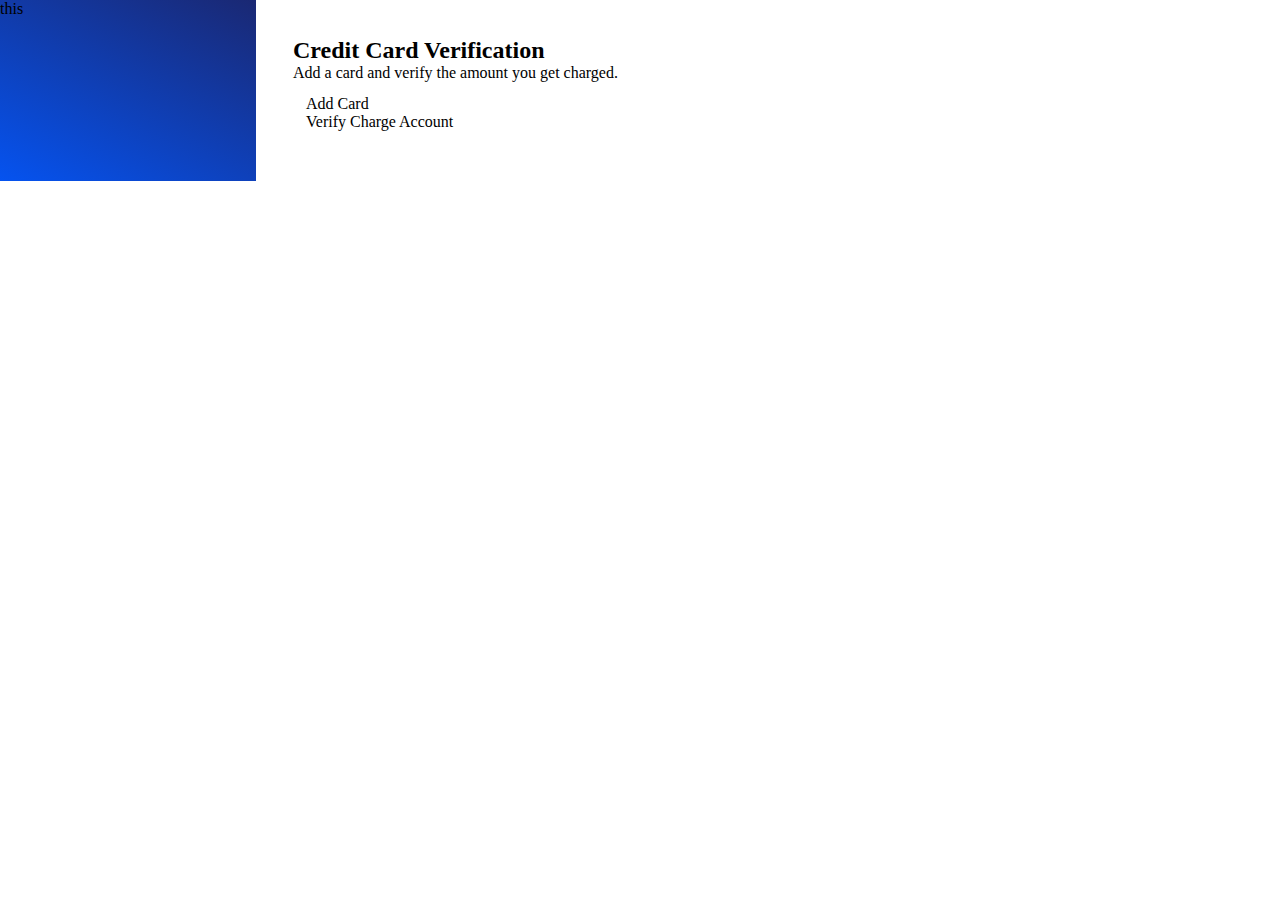
<file: credit-card-verification1.html>
<!DOCTYPE html>
<html lang="en">

<head>
    <meta charset="UTF-8">
    <meta http-equiv="X-UA-Compatible" content="IE=edge">
    <meta name="viewport" content="width=device-width, initial-scale=1.0">
    <link rel="stylesheet" href="credit-card.css">
    <title>Send-E - Add Card</title>
</head>

<body>
    <div class="container">

        <div class="logo-side">
            <div class="logo-container">this</div>
        </div>
        <div class="card-side">
            <div class="credit-container">
                <div class="head">
                    <h2>Credit Card Verification</h2>
                </div>
                <div class="description">Add a card and verify the amount you get charged.</div>

                <div class="card-head">
                    <div class="add-card">Add Card</div>
                    <div class="verify-charge">Verify Charge Account</div>
                </div>

            </div>
        </div>
    </div>


</body>

</html>
</file>
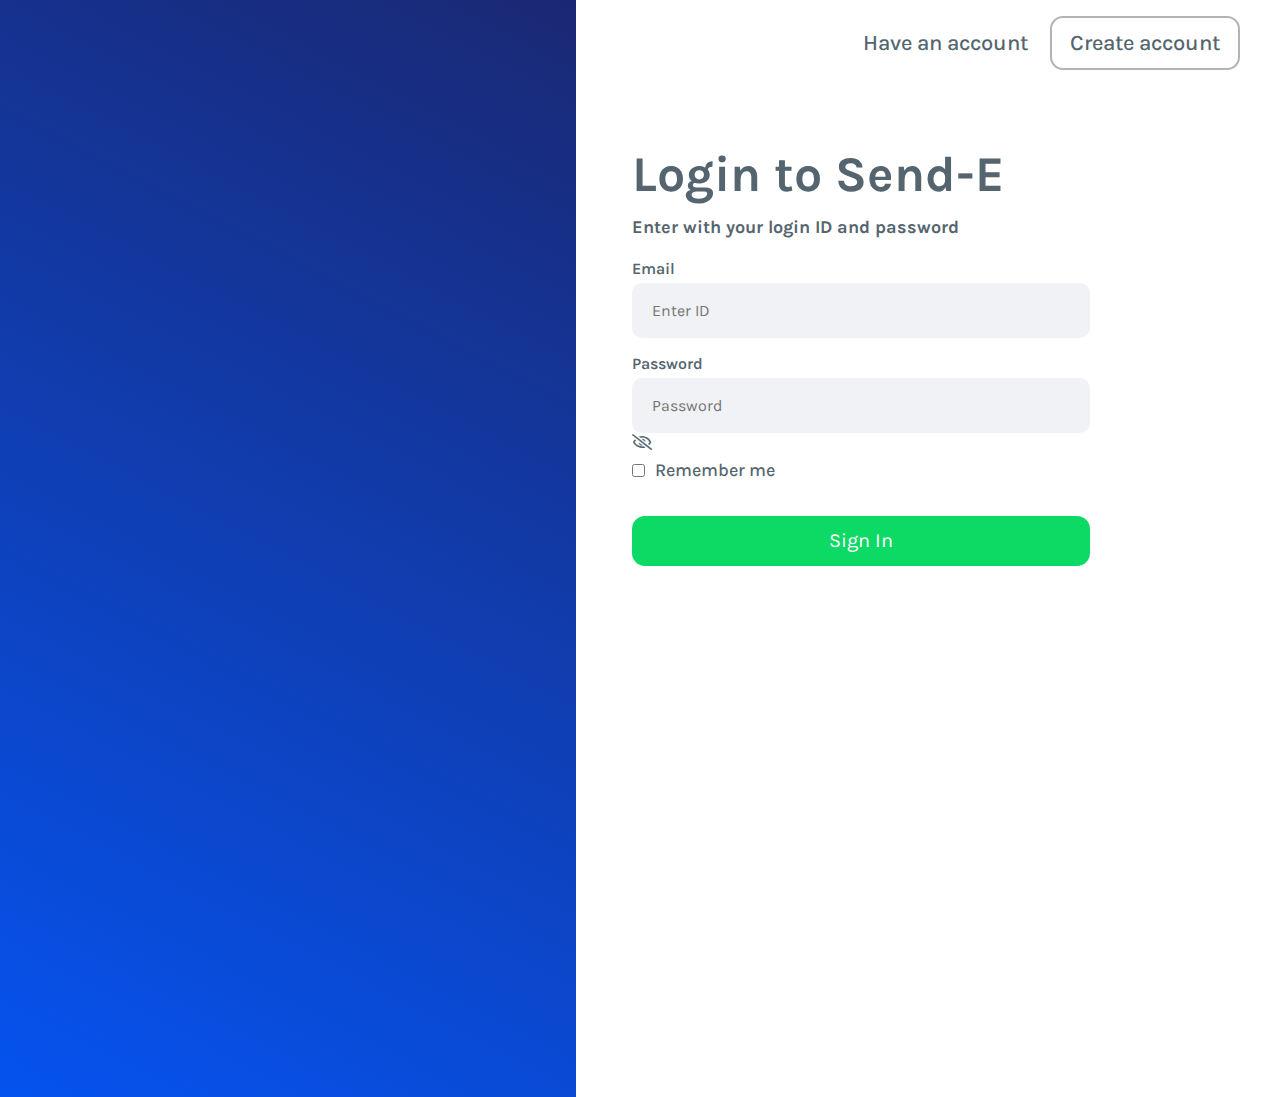
<file: login.html>
<!DOCTYPE html>
<html lang="en">

<head>
    <meta charset="UTF-8">
    <meta http-equiv="X-UA-Compatible" content="IE=edge">
    <meta name="viewport" content="width=device-width, initial-scale=1.0">
    <link href="https://fonts.googleapis.com/css?family=Karla" rel="stylesheet">
    <link rel="stylesheet" href="https://cdnjs.cloudflare.com/ajax/libs/font-awesome/5.13.0/css/all.min.css">
    <link rel="stylesheet" href="login.css">
    <title>Send-E | Login</title>
</head>

<body>

    <div class="container">

        <div class="logo-side">
            <div class="logo-container">
                <!-- <div class="logo">Logo</div>
                <div class="tag-line">We Provide Better Solution</div>
                <div class="description">Amet minim mollit non deserunt ullamco est sit aliqua dolor do amet sint. Velit officia consequat duis enim velit mollit.</div> -->
            </div>
        </div>

        <div class="form-side">

            <div class="limiter">
                <div class="nav-bar">
                    <header>

                        <nav class="class-item">
                            <ul>
                                <li class="have-account btn"><a href="#">Have an account</a></li>
                                <li class="create-account btn" id="create-account"><a href="signup.html">Create account</a></li>
                            </ul>

                        </nav>
                    </header>
                </div>
                <div class="container-login100">

                    <form class="login100-form validate-form" target="_blank">
                        <span class="login100-form-title">
                               <b>
                                   Login to Send-E</b>
                               </span>
                        <span class="login100-form-description" style="font-weight: 500;">
                                 <b>  Enter with your login ID and password</b>
                               </span>
                        <div class="form-container">
                            <label for="Email" style="font-weight: 600;"> Email</label>
                            <div class="wrap-input100">
                                <input class="input100" type="text" name="email" placeholder="Enter ID">

                            </div>

                            <label for="Password" style="font-weight: 600;">Password</label>

                            <div class="wrap-input100">
                                <input class="input100" type="password" name="pass" placeholder="Password">
                                <span><i class="far fa-eye-slash" id="togglePassword"></i></span>

                            </div>

                            <div class="contact100-form-checkbox">
                                <input class="input-checkbox100" id="ckb1" type="checkbox" name="remember-me">
                                <label class="label-checkbox100" for="ckb1" style="font-weight: 500;">
                                           Remember me
                                       </label>
                            </div>



                            <div class="container-login100-form-btn">
                                <button class="login100-form-btn">
                                       Sign In
                                   </button>
                            </div>


                    </form>
                    </div>


                </div>
            </div>

        </div>
    </div>

    </div>
    </div>
    </div>


</body>

</html>
</file>
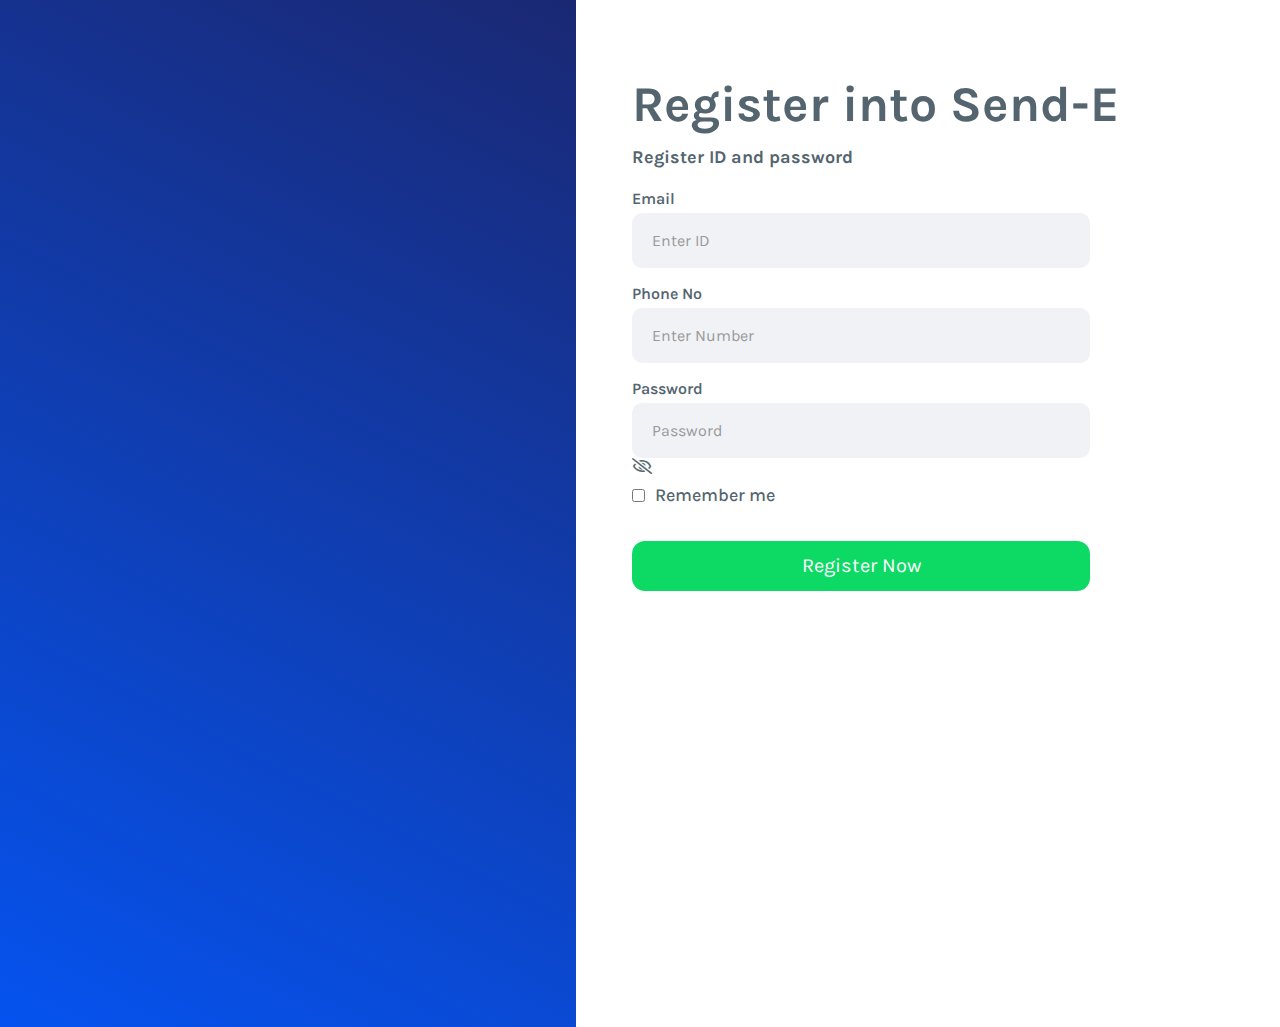
<file: signup.html>
<!DOCTYPE html>
<html lang="en">

<head>
    <meta charset="UTF-8">
    <meta http-equiv="X-UA-Compatible" content="IE=edge">
    <meta name="viewport" content="width=device-width, initial-scale=1.0">
    <link href="https://fonts.googleapis.com/css?family=Karla" rel="stylesheet">
    <link rel="stylesheet" href="https://cdnjs.cloudflare.com/ajax/libs/font-awesome/5.13.0/css/all.min.css">
    <link rel="stylesheet" href="signup.css">
    <title>Send-E | Login</title>
</head>

<body>

    <div class="container">

        <div class="logo-side">
            <div class="logo-container">
                <!-- <div class="logo">Logo</div>
                <div class="tag-line">We Provide Better Solution</div>
                <div class="description">Amet minim mollit non deserunt ullamco est sit aliqua dolor do amet sint. Velit officia consequat duis enim velit mollit.</div> -->
            </div>
        </div>

        <div class="form-side">

            <div class="limiter">

                <div class="container-login100">

                    <form class="login100-form validate-form" target="_blank">
                        <span class="login100-form-title">
                               <b>
                                   Register into Send-E</b>
                               </span>
                        <span class="login100-form-description" style="font-weight: 500;">
                                 <b>  Register ID and password</b>
                               </span>
                        <div class="form-container">
                            <label for="Email" style="font-weight: 600;"> Email</label>
                            <div class="wrap-input100">
                                <input class="input100" type="text" name="email" placeholder="Enter ID">

                            </div>

                            <label for="Phone" style="font-weight: 600;"> Phone No</label>
                            <div class="wrap-input100">
                                <input class="input100" type="text" name="phone" placeholder="Enter Number">

                            </div>

                            <label for="Password" style="font-weight: 600;">Password</label>

                            <div class="wrap-input100">
                                <input class="input100" type="password" name="pass" placeholder="Password">
                                <i class="far fa-eye-slash" class="togglePassword"></i>
                            </div>

                            <div class="contact100-form-checkbox">
                                <input class="input-checkbox100" id="ckb1" type="checkbox" name="remember-me">
                                <label class="label-checkbox100" for="ckb1" style="font-weight: 500;">
                                           Remember me
                                       </label>
                            </div>



                            <div class="container-login100-form-btn">
                                <button class="login100-form-btn">
                                     Register Now
                                   </button>
                            </div>


                    </form>
                    </div>


                </div>
            </div>

        </div>
    </div>

    </div>
    </div>
    </div>


</body>

</html>
</file>
<file: credit-card.css>
* {
    padding: 0;
    margin: 0;
    font-family: "Karla";
}

body {
    height: 100%;
}

.container {
    width: 100%;
    display: flex;
}

.credit-container {
    margin: 23px 23px;
    padding: 14px;
}

.logo-side {
    width: 20%;
    background: linear-gradient(207.52deg, #1A2873 0%, #0554F2 101.95%);
}

.logo-container {
    height: 100%;
    display: flex;
}

.card-side {
    width: 80%;
    height: 100%;
}

.card-head {
    margin: 13px 13px;
}

.add-card {
    box-sizing: border-box;
    border-radius: 13px;
    border: 2px #E0E0E0;
}

.verify-charge {
    border: 2px #E0E0E0;
    border-radius: 13px;
    box-sizing: border-box;
}
</file>
<file: login.css>
* {
    padding: 0;
    margin: 0;
    font-family: "Karla";
    color: #54656F;
}

body {
    height: 100%;
}

.container {
    width: 100%;
    background: linear-gradient(207.52deg, #1A2873 0%, #0554F2 101.95%);
    display: flex;
}


/* Navbar  */

.nav-bar {
    width: 100%;
    background-color: white;
}

header {
    display: flex;
    justify-content: flex-end;
    margin-right: 40px;
}

.class-item ul li {
    display: inline-block;
    padding: 12px 18px;
    font-weight: 500;
    margin-top: 16px;
}

.class-item ul li a {
    text-decoration: none;
    font-size: 22px;
    font-family: "Karla";
}

#create-account {
    border: 2px solid #B3B3B3;
    border-radius: 13px;
}

.logo-side {
    width: 45%;
    background: linear-gradient(207.52deg, #1A2873 0%, #0554F2 101.95%);
}

.logo-container {
    height: 100%;
    display: flex;
}

.logo {
    color: white;
    display: flex;
    justify-content: center;
    align-items: center;
    font-size: 22px;
}

.tag-line {
    color: white;
    display: flex;
    justify-content: center;
    align-items: center;
    display: block;
    text-align: center;
    font-size: 22px;
}

.description {
    text-align: center;
    display: flex;
    justify-content: center;
    align-items: center;
    display: block;
    font-size: 22px;
    color: white;
}

.form-side {
    width: 55%;
    height: 100%;
}

input {
    outline: none;
    border: none;
}

label {
    display: block;
    margin: 16px 8px 5px 0px
}


/*---------------------------------------------*/

button {
    outline: none !important;
    border: none;
    background: transparent;
}

button:hover {
    cursor: pointer;
}


/*//////////////////////////////////////////////////////////////////
[ login ]*/

.limiter {
    width: 100%;
    margin: 0 auto;
}

.container-login100 {
    width: 100%;
    min-height: 100vh;
    display: flex;
    flex-wrap: wrap;
    justify-content: center;
    align-items: center;
    background: white;
}


/*==================================================================
[ login more ]*/

.login100-more {
    width: calc(100% - 560px);
    background-repeat: no-repeat;
    background-size: cover;
    background-position: center;
    position: relative;
    z-index: 1;
}

.login100-more::before {
    content: "";
    display: block;
    position: absolute;
    z-index: -1;
    width: 100%;
    height: 100%;
    top: 0;
    left: 0;
    background: rgba(0, 0, 0, 0.1);
}


/*==================================================================
[ Form ]*/

.login100-form {
    width: 560px;
    min-height: 100vh;
    display: block;
    background-color: white;
    padding: 75px 90px 52px 56px;
}

.login100-form-title {
    width: 100%;
    display: block;
    font-size: 50px;
    color: #333333;
    line-height: 1.2;
}

.login100-form-description {
    width: 100%;
    display: block;
    font-size: 18px;
    color: #54656F;
    line-height: 1.2;
    margin: 12px auto;
}


/*------------------------------------------------------------------
[ Input ]*/

.wrap-input100 {
    display: flex;
    flex-wrap: wrap;
    align-items: flex-end;
    width: 100%;
    height: 55px;
    position: relative;
    background: #F0F2F5;
    font-family: "Karla";
    border-radius: 10px;
    margin-bottom: 10px;
}

.wrap-input100 input {
    color: #BBBBBB;
}

.input100 {
    display: block;
    width: 100%;
    background: transparent;
    font-size: 16px;
    color: #555555;
    line-height: 1.2;
    padding: 0 20px;
}

.input100 ::placeholder {
    font-family: "Karla";
}

.form-container {
    margin: 20px 100px 0px 0px;
}

input.input100 {
    height: 100%;
    -webkit-transition: all 0.4s;
    -o-transition: all 0.4s;
    -moz-transition: all 0.4s;
    transition: all 0.4s;
}


/*==================================================================
[ Restyle Checkbox ]*/

.input-checkbox100 {
    display: flex;
    align-items: center;
    /* height: 13px; */
    margin-top: 13px;
}

.label-checkbox100 {
    text-align: start;
    font-size: 18px;
    color: #54656F;
    display: inline-block;
    cursor: pointer;
    padding-left: 10px;
}


/*------------------------------------------------------------------
[ Button ]*/

.container-login100-form-btn {
    width: 100%;
    margin-top: 30px;
    display: flex;
    flex-wrap: wrap;
    justify-content: center;
    border-radius: 13px;
    align-items: center;
}

.login100-form-btn {
    display: flex;
    justify-content: center;
    align-items: center;
    padding: 0 20px;
    width: 100%;
    height: 50px;
    border-radius: 13px;
    background: #0DD965;
    font-size: 20px;
    color: #ffff;
    line-height: 1.2;
}

.contact100-form-checkbox {
    display: flex;
    justify-content: flex-start;
    align-items: center;
}


/*------------------------------------------------------------------
[ Responsive ]*/

@media (max-width: 992px) {
    .login100-form {
        width: 50%;
        padding-left: 30px;
        padding-right: 30px;
    }
    .login100-more {
        width: 50%;
    }
}

@media (max-width: 768px) {
    .login100-form {
        width: 100%;
    }
    .login100-more {
        display: none;
    }
}

@media (max-width: 576px) {
    .login100-form {
        padding-left: 15px;
        padding-right: 15px;
        padding-top: 70px;
    }
}
</file>
<file: signup.css>
* {
    padding: 0;
    margin: 0;
    font-family: "Karla";
    color: #54656F;
}

body {
    height: 100%;
}

.container {
    width: 100%;
    background: linear-gradient(207.52deg, #1A2873 0%, #0554F2 101.95%);
    display: flex;
}


/* Navbar  */

.nav-bar {
    width: 100%;
    background-color: white;
}

header {
    display: flex;
    justify-content: flex-end;
    margin-right: 40px;
}

.class-item ul li {
    display: inline-block;
    padding: 12px 18px;
    font-weight: 500;
    margin-top: 16px;
}

.class-item ul li a {
    text-decoration: none;
    font-size: 22px;
    font-family: "Karla";
}

#create-account {
    border: 2px solid #B3B3B3;
    border-radius: 13px;
}

.logo-side {
    width: 45%;
    background: linear-gradient(207.52deg, #1A2873 0%, #0554F2 101.95%);
}

.logo-container {
    height: 100%;
    display: flex;
}

.logo {
    color: white;
    display: flex;
    justify-content: center;
    align-items: center;
    font-size: 22px;
}

.tag-line {
    color: white;
    display: flex;
    justify-content: center;
    align-items: center;
    display: block;
    text-align: center;
    font-size: 22px;
}

.description {
    text-align: center;
    display: flex;
    justify-content: center;
    align-items: center;
    display: block;
    font-size: 22px;
    color: white;
}

.form-side {
    width: 55%;
    height: 100%;
}

a {
    font-family: Poppins-Regular;
    font-size: 14px;
    line-height: 1.7;
    color: #666666;
    margin: 0px;
    transition: all 0.4s;
    -webkit-transition: all 0.4s;
    -o-transition: all 0.4s;
    -moz-transition: all 0.4s;
}

a:focus {
    outline: none !important;
}

a:hover {
    text-decoration: none;
    color: #6675df;
}


/*---------------------------------------------*/

h1,
h2,
h3,
h4,
h5,
h6 {
    margin: 0px;
}

p {
    font-family: Poppins-Regular;
    font-size: 14px;
    line-height: 1.7;
    color: #666666;
    margin: 0px;
}

ul,
li {
    margin: 0px;
    list-style-type: none;
}


/*---------------------------------------------*/

input {
    outline: none;
    border: none;
}

textarea {
    outline: none;
    border: none;
}

textarea:focus,
input:focus {
    border-color: transparent !important;
}

input:focus::-webkit-input-placeholder {
    color: transparent;
}

input:focus:-moz-placeholder {
    color: transparent;
}

input:focus::-moz-placeholder {
    color: transparent;
}

input:focus:-ms-input-placeholder {
    color: transparent;
}

textarea:focus::-webkit-input-placeholder {
    color: transparent;
}

textarea:focus:-moz-placeholder {
    color: transparent;
}

textarea:focus::-moz-placeholder {
    color: transparent;
}

textarea:focus:-ms-input-placeholder {
    color: transparent;
}

input::-webkit-input-placeholder {
    color: #999999;
}

input:-moz-placeholder {
    color: #999999;
}

input::-moz-placeholder {
    color: #999999;
}

input:-ms-input-placeholder {
    color: #999999;
}

textarea::-webkit-input-placeholder {
    color: #999999;
}

textarea:-moz-placeholder {
    color: #999999;
}

textarea::-moz-placeholder {
    color: #999999;
}

textarea:-ms-input-placeholder {
    color: #999999;
}

label {
    display: block;
    margin: 16px 8px 5px 0px
}


/*---------------------------------------------*/

button {
    outline: none !important;
    border: none;
    background: transparent;
}

button:hover {
    cursor: pointer;
}

iframe {
    border: none !important;
}


/*//////////////////////////////////////////////////////////////////
 [ utility ]*/


/*==================================================================
 [ Text ]*/


/*==================================================================
 [ Size ]*/

.size1 {
    width: 355px;
    max-width: 100%;
}

.size2 {
    width: calc(100% - 43px);
}


/*==================================================================
 [ Background ]*/

.bg1 {
    background: #3b5998;
}

.bg2 {
    background: #1da1f2;
}

.bg3 {
    background: #cd201f;
}


/*//////////////////////////////////////////////////////////////////
 [ login ]*/

.limiter {
    width: 100%;
    margin: 0 auto;
}

.container-login100 {
    width: 100%;
    min-height: 100vh;
    display: flex;
    flex-wrap: wrap;
    justify-content: center;
    align-items: center;
    background: white;
}


/*==================================================================
 [ login more ]*/

.login100-more {
    width: calc(100% - 560px);
    background-repeat: no-repeat;
    background-size: cover;
    background-position: center;
    position: relative;
    z-index: 1;
}

.login100-more::before {
    content: "";
    display: block;
    position: absolute;
    z-index: -1;
    width: 100%;
    height: 100%;
    top: 0;
    left: 0;
    background: rgba(0, 0, 0, 0.1);
}


/*==================================================================
 [ Form ]*/

.login100-form {
    width: 560px;
    min-height: 100vh;
    display: block;
    background-color: white;
    padding: 75px 90px 52px 56px;
}

.login100-form-title {
    width: 100%;
    display: block;
    font-size: 50px;
    color: #333333;
    line-height: 1.2;
}

.login100-form-description {
    width: 100%;
    display: block;
    font-size: 18px;
    color: #54656F;
    line-height: 1.2;
    margin: 12px auto;
}


/*------------------------------------------------------------------
 [ Input ]*/

.wrap-input100 {
    display: flex;
    flex-wrap: wrap;
    align-items: flex-end;
    width: 100%;
    height: 55px;
    position: relative;
    background: #F0F2F5;
    font-family: "Karla";
    border-radius: 10px;
    margin-bottom: 10px;
}

.wrap-input100 input {
    color: #BBBBBB;
}


/* .label-input100 {
     font-size: 18px;
     color: #999999;
     line-height: 1.2;
     display: block;
     position: absolute;
     pointer-events: none;
     width: 100%;
     padding-left: 24px;
     left: 0;
     top: 30px;
     -webkit-transition: all 0.4s;
     -o-transition: all 0.4s;
     -moz-transition: all 0.4s;
     transition: all 0.4s;
 } */

.input100 {
    display: block;
    width: 100%;
    background: transparent;
    font-size: 16px;
    color: #555555;
    line-height: 1.2;
    padding: 0 20px;
}

.input100 ::placeholder {
    font-family: "Karla";
}

.form-container {
    margin: 20px 100px 0px 0px;
}

input.input100 {
    height: 100%;
    -webkit-transition: all 0.4s;
    -o-transition: all 0.4s;
    -moz-transition: all 0.4s;
    transition: all 0.4s;
}


/*---------------------------------------------*/


/* 
 .focus-input100 {
     position: absolute;
     display: block;
     width: calc(100% + 2px);
     height: calc(100% + 2px);
     top: -1px;
     left: -1px;
     pointer-events: none;
     border: 1px solid #6675df;
     border-radius: 10px;
     visibility: hidden;
     opacity: 0; */


/* 
   -webkit-transition: all 0.4s;
   -o-transition: all 0.4s;
   -moz-transition: all 0.4s;
   transition: all 0.4s; */


/* -webkit-transform: scaleX(1.1) scaleY(1.3);
   -moz-transform: scaleX(1.1) scaleY(1.3);
   -ms-transform: scaleX(1.1) scaleY(1.3);
   -o-transform: scaleX(1.1) scaleY(1.3);
   transform: scaleX(1.1) scaleY(1.3); */


/* } */

.input100:focus+.focus-input100 {
    visibility: visible;
    opacity: 1;
    -webkit-transform: scale(1);
    -moz-transform: scale(1);
    -ms-transform: scale(1);
    -o-transform: scale(1);
    transform: scale(1);
}


/* .eff-focus-selection {
   visibility: visible;
   opacity: 1;
 
   -webkit-transform: scale(1);
   -moz-transform: scale(1);
   -ms-transform: scale(1);
   -o-transform: scale(1);
   transform: scale(1);
 } */

.input100:focus {
    height: 48px;
}

.input100:focus+.focus-input100+.label-input100 {
    top: 14px;
    font-size: 13px;
}

.has-val {
    height: 48px !important;
}

.has-val+.focus-input100+.label-input100 {
    top: 14px;
    font-size: 13px;
}


/*==================================================================
 [ Restyle Checkbox ]*/

.input-checkbox100 {
    display: flex;
    align-items: center;
    /* height: 13px; */
    margin-top: 13px;
}

.label-checkbox100 {
    text-align: start;
    font-size: 18px;
    color: #54656F;
    display: inline-block;
    cursor: pointer;
    padding-left: 10px;
}


/*------------------------------------------------------------------
 [ Button ]*/

.container-login100-form-btn {
    width: 100%;
    margin-top: 30px;
    display: flex;
    flex-wrap: wrap;
    justify-content: center;
    border-radius: 13px;
    align-items: center;
}

.login100-form-btn {
    display: flex;
    justify-content: center;
    align-items: center;
    padding: 0 20px;
    width: 100%;
    height: 50px;
    border-radius: 13px;
    background: #0DD965;
    font-size: 20px;
    color: #ffff;
    line-height: 1.2;
}

.contact100-form-checkbox {
    display: flex;
    justify-content: flex-start;
    align-items: center;
}

.togglePassword {
    margin-left: -30px;
    cursor: pointer;
}


/*------------------------------------------------------------------
 [ Responsive ]*/

@media (max-width: 992px) {
    .login100-form {
        width: 50%;
        padding-left: 30px;
        padding-right: 30px;
    }
    .login100-more {
        width: 50%;
    }
}

@media (max-width: 768px) {
    .login100-form {
        width: 100%;
    }
    .login100-more {
        display: none;
    }
}

@media (max-width: 576px) {
    .login100-form {
        padding-left: 15px;
        padding-right: 15px;
        padding-top: 70px;
    }
}

@media (max-width: 992px) {
    .alert-validate::before {
        visibility: visible;
        opacity: 1;
    }
}


/*==================================================================
 [ Social ]*/

.login100-form-social-item {
    width: 36px;
    height: 36px;
    font-size: 18px;
    color: #fff;
    border-radius: 50%;
}

.login100-form-social-item:hover {
    background: #333333;
    color: #fff;
}
</file>
